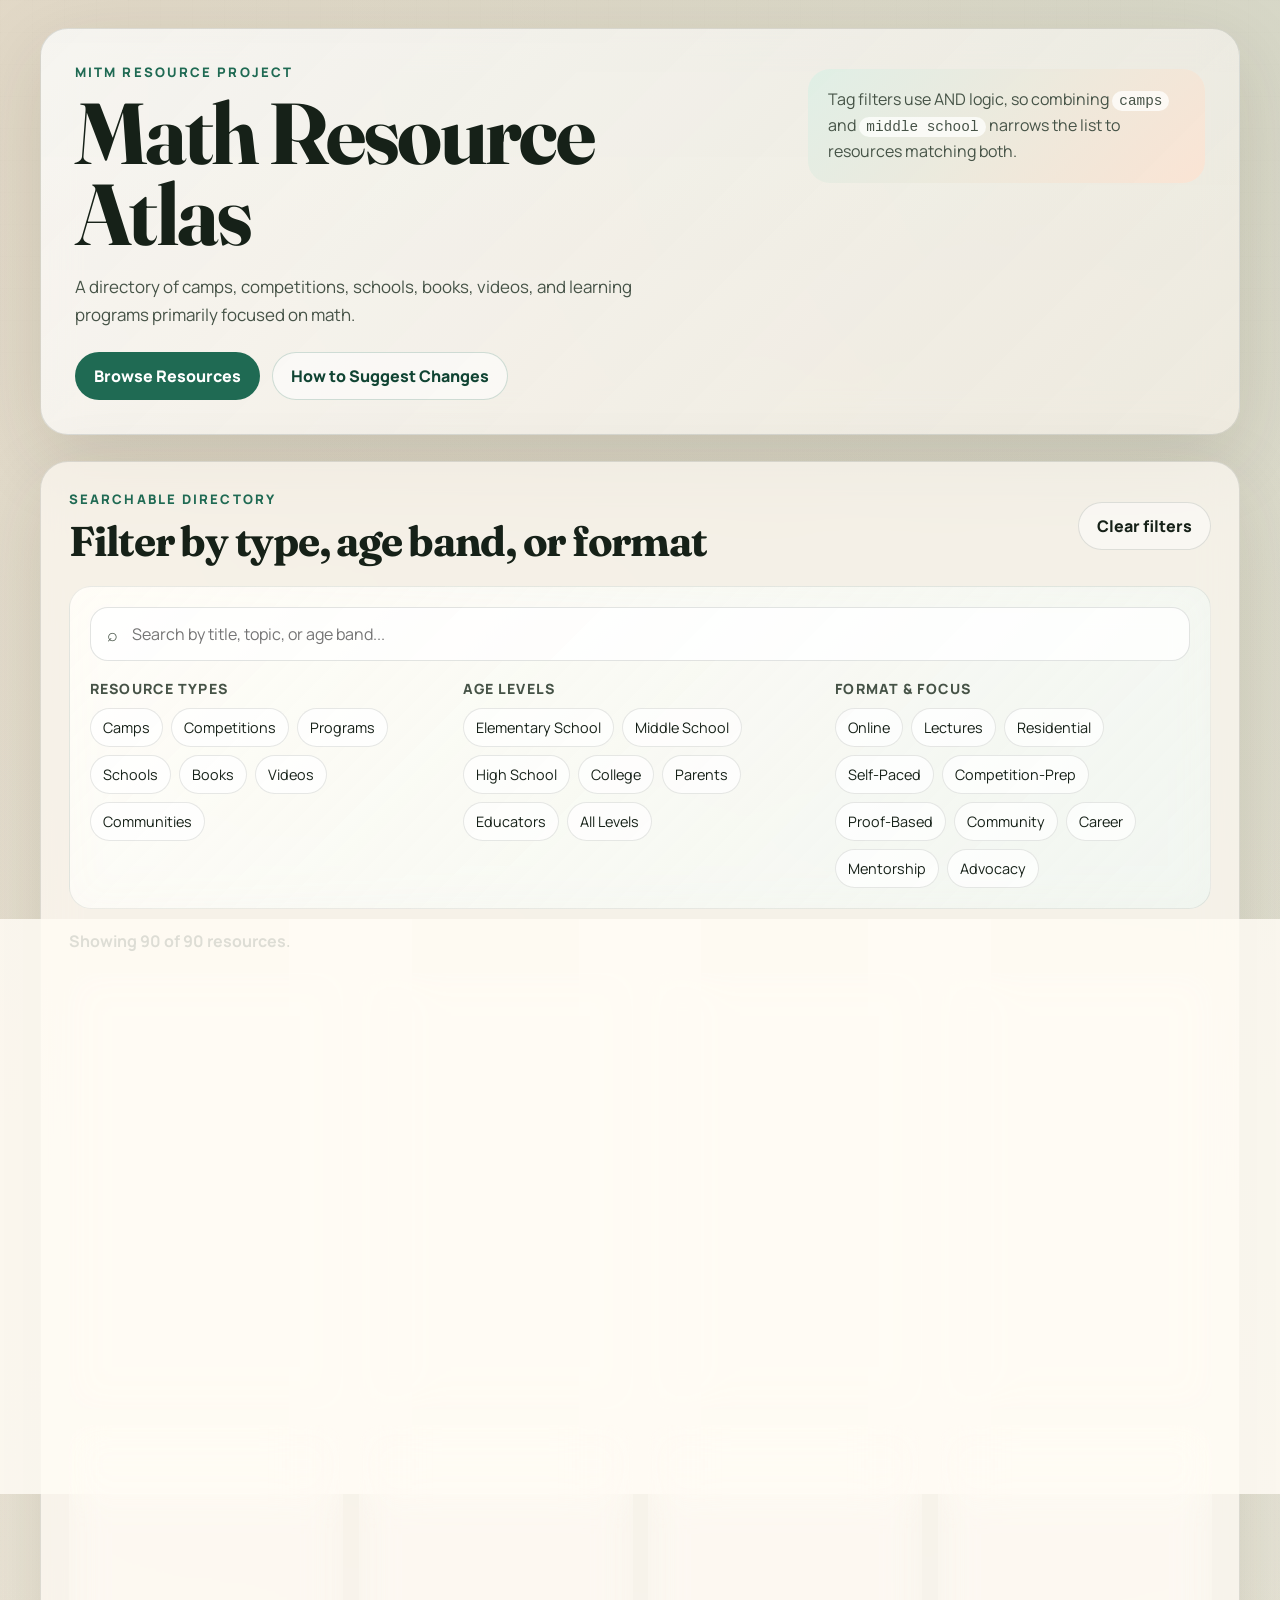
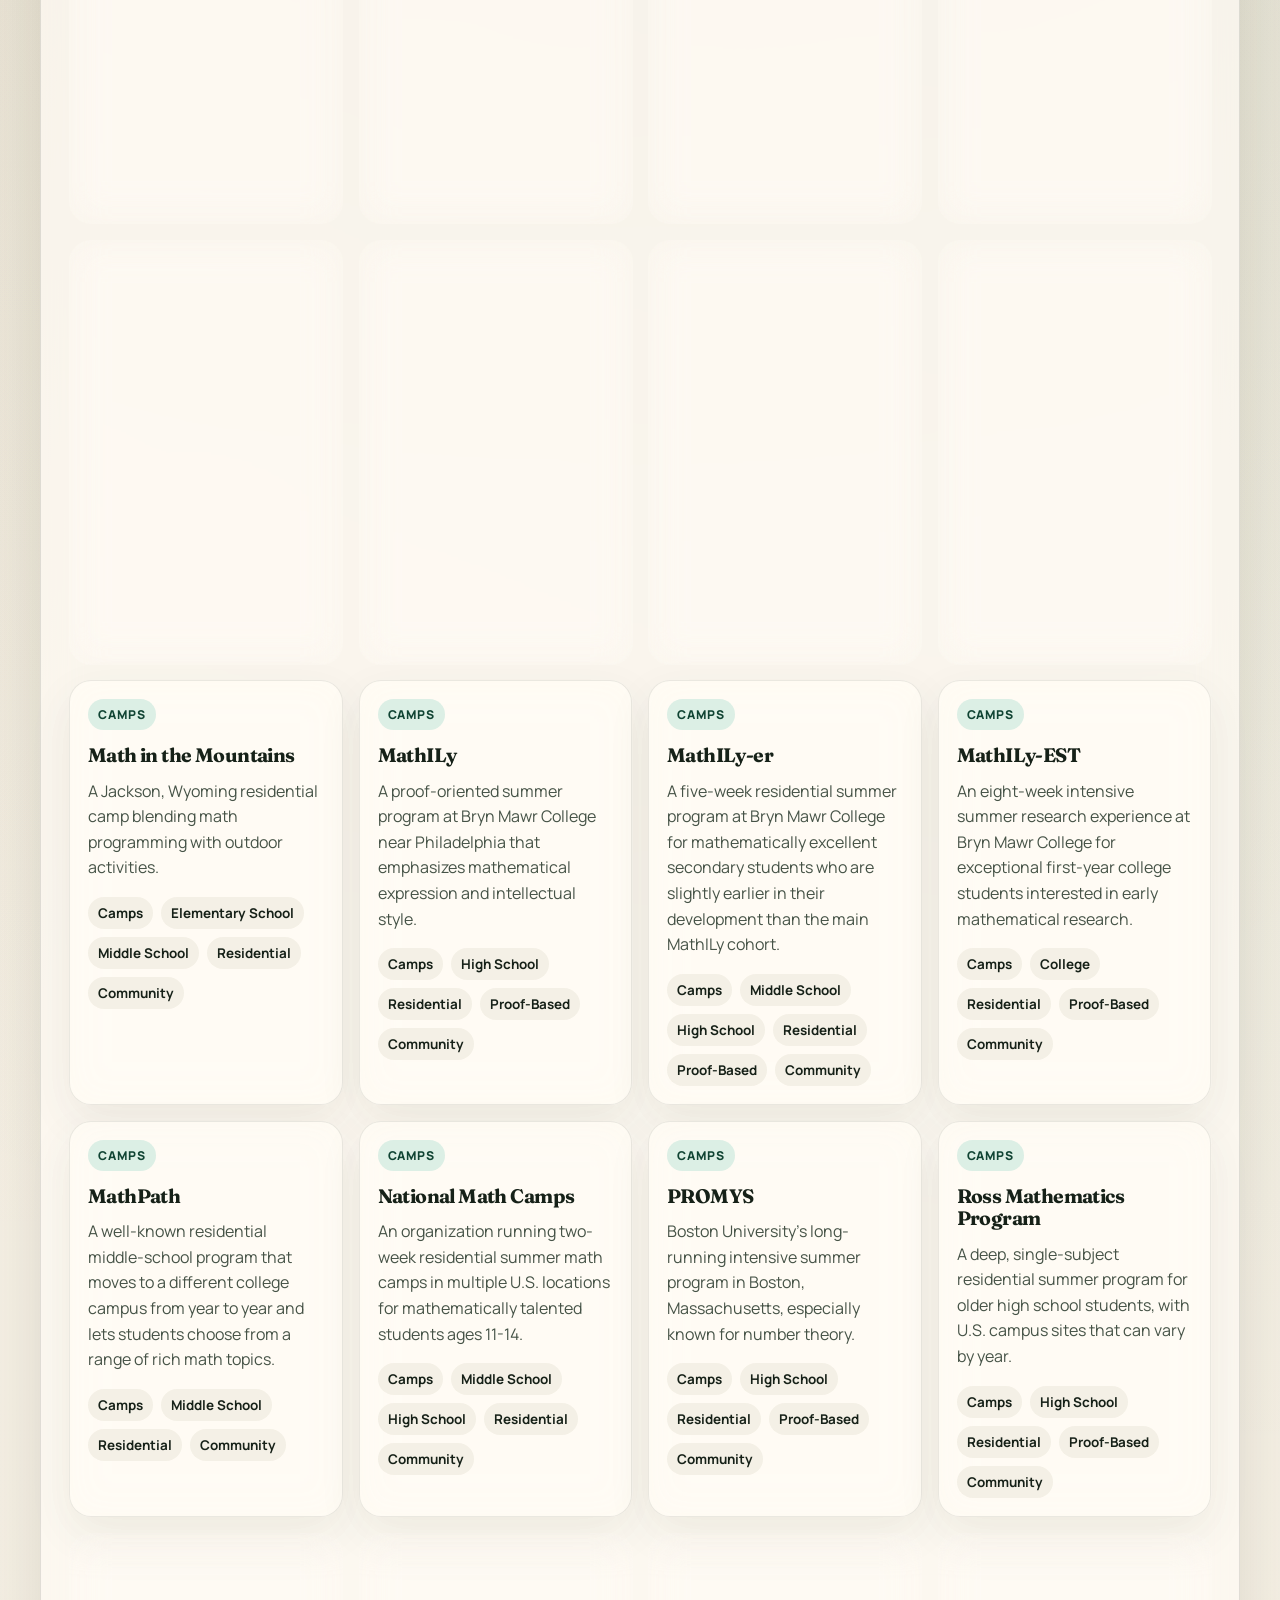
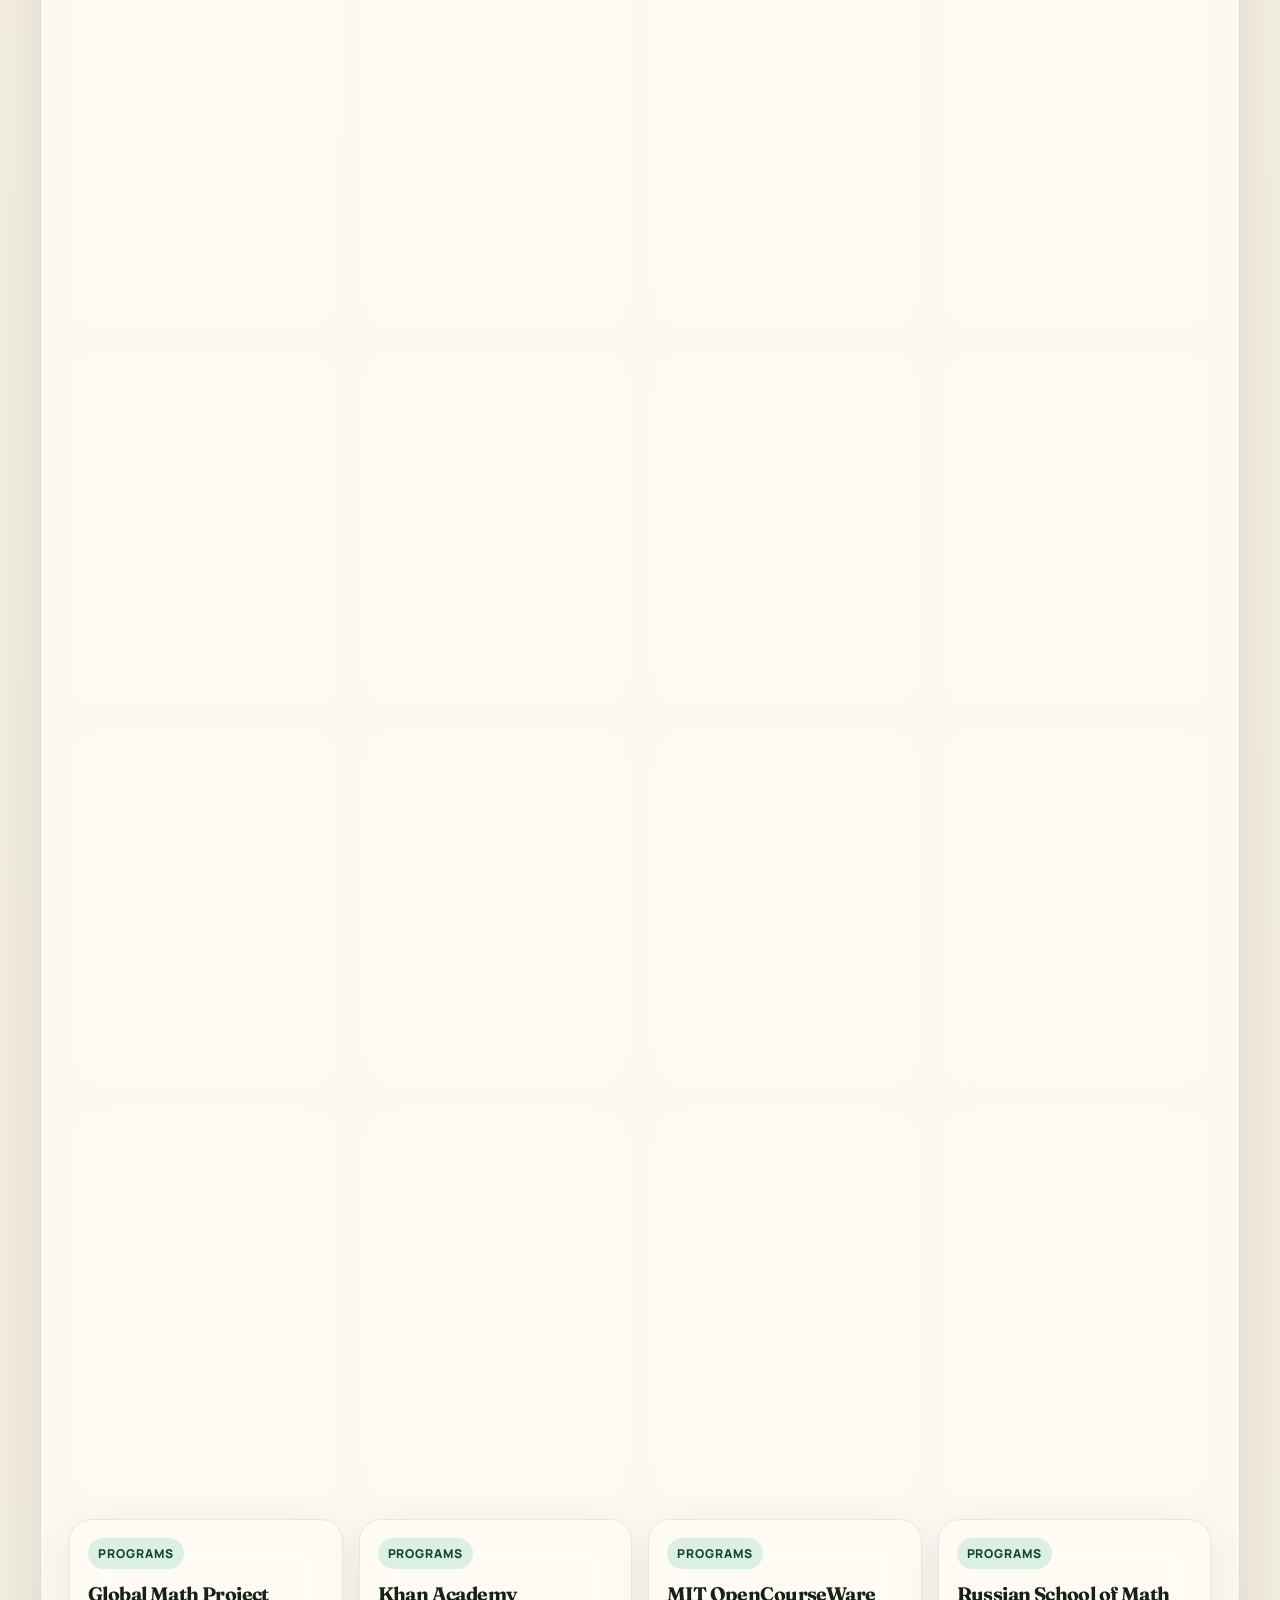
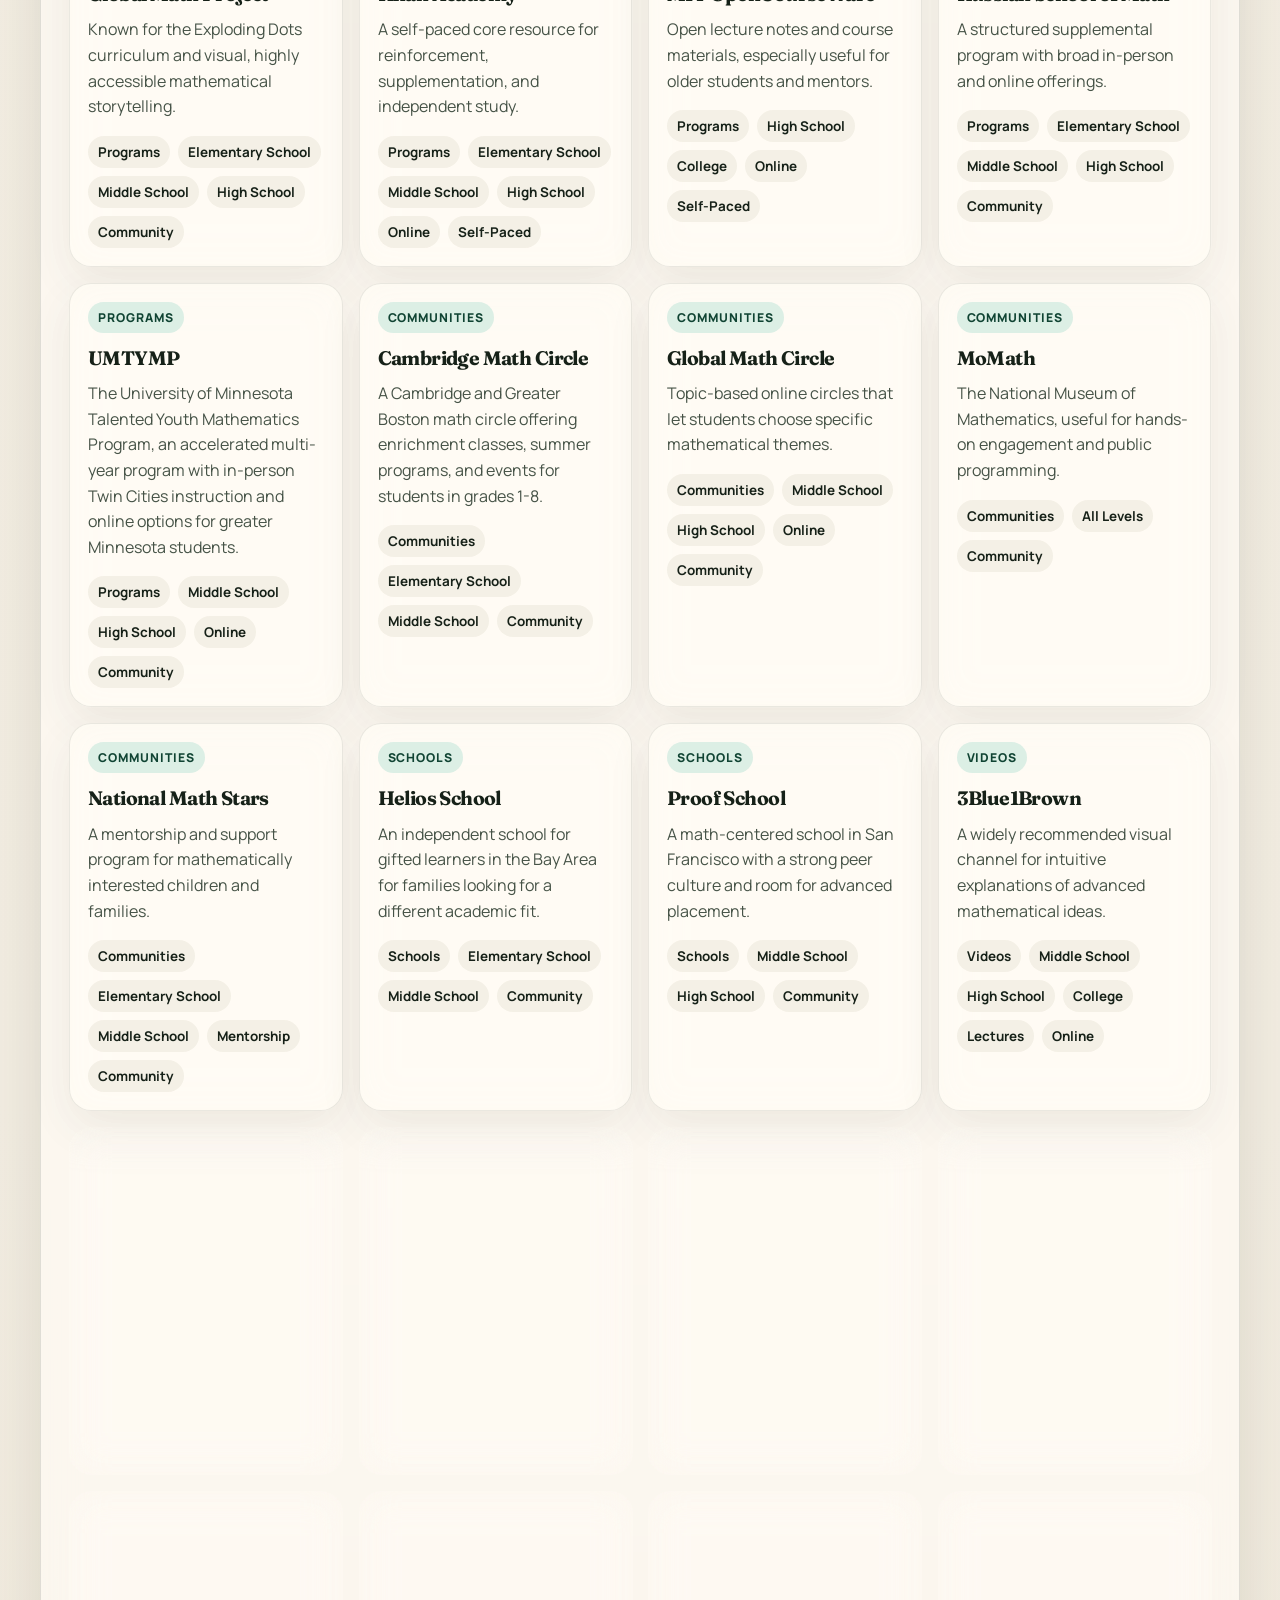
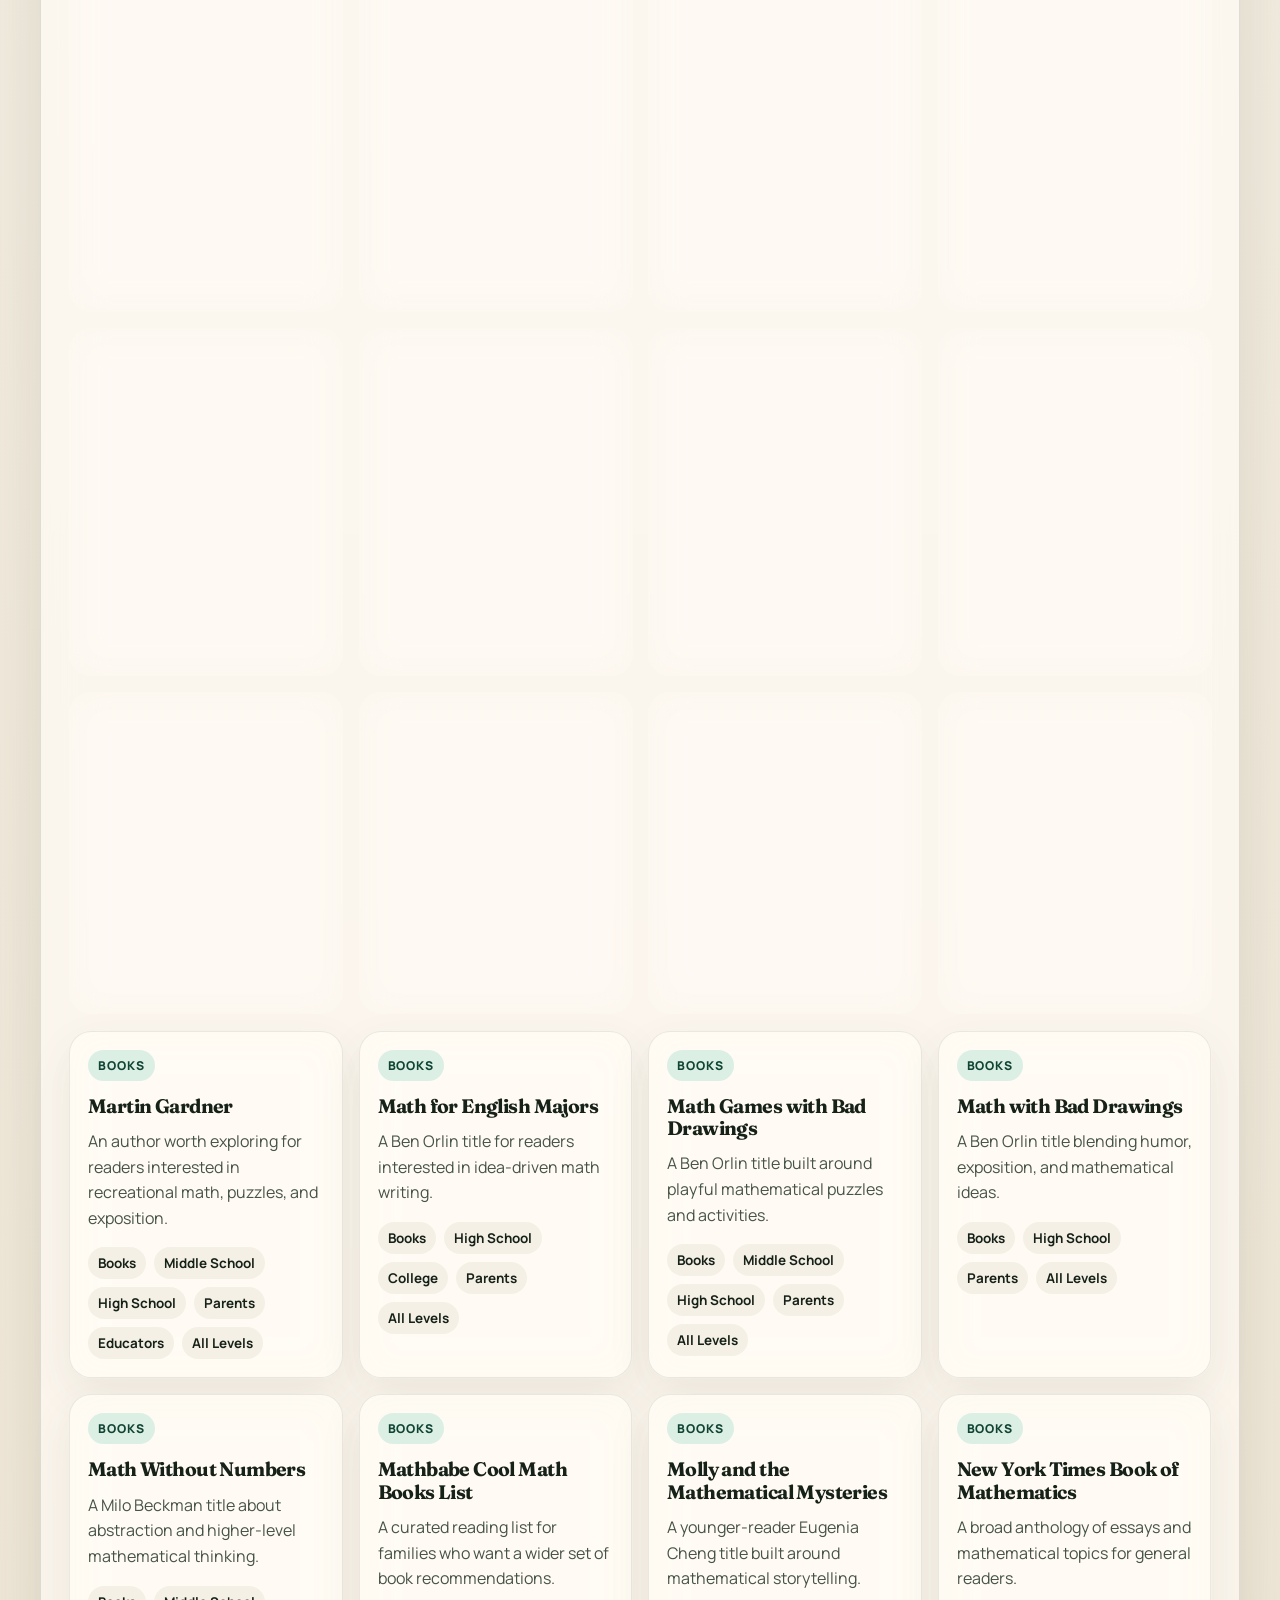
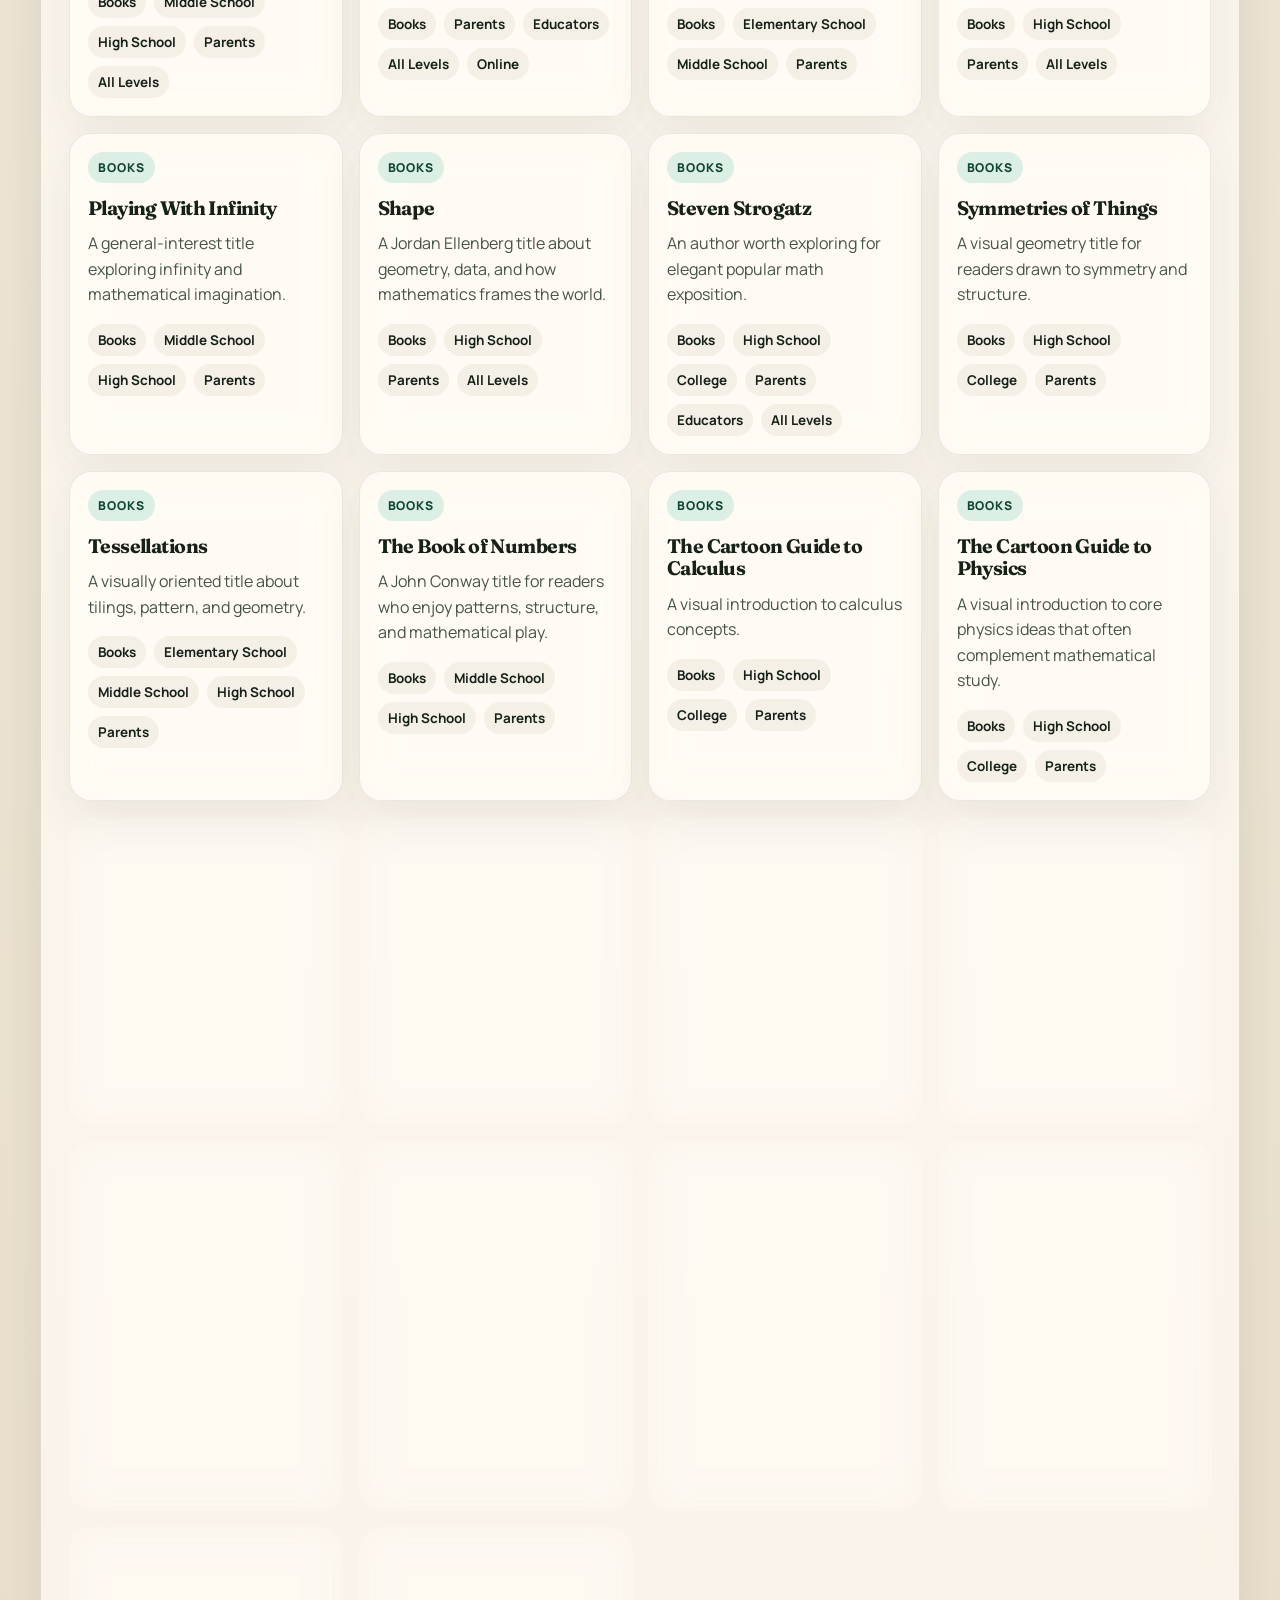
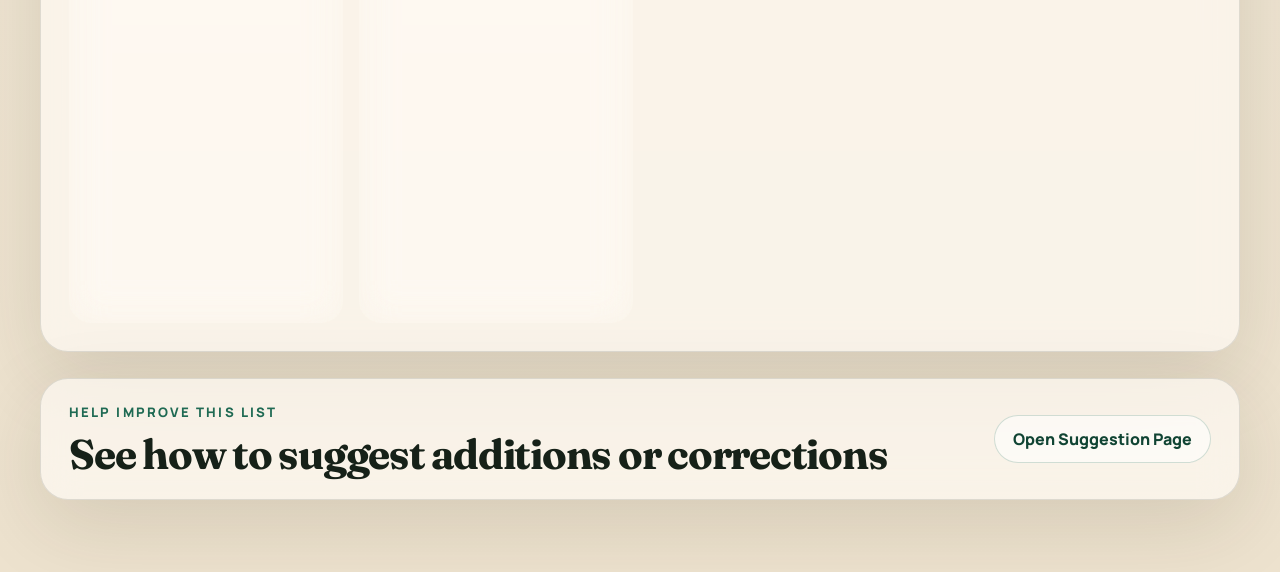
<file: index.html>
<!doctype html>
<html lang="en">
  <head>
    <meta charset="UTF-8" />
    <meta name="viewport" content="width=device-width, initial-scale=1.0" />
    <title>MITM Math Resource Atlas</title>
    <meta
      name="description"
      content="A directory of camps, competitions, schools, books, videos, and learning programs primarily focused on math."
    />
    <link
      rel="icon"
      href="data:image/svg+xml,%3Csvg xmlns='http://www.w3.org/2000/svg' viewBox='0 0 64 64'%3E%3Crect width='64' height='64' rx='16' fill='%231f6a53'/%3E%3Cpath d='M18 46V18h6l8 18 8-18h6v28h-5V28l-7 15h-4l-7-15v18z' fill='%23fff7ef'/%3E%3C/svg%3E"
    />
    <link rel="preconnect" href="https://fonts.googleapis.com" />
    <link rel="preconnect" href="https://fonts.gstatic.com" crossorigin />
    <link
      href="https://fonts.googleapis.com/css2?family=Fraunces:opsz,wght@9..144,600;9..144,700&family=Manrope:wght@400;500;700;800&display=swap"
      rel="stylesheet"
    />
    <link rel="stylesheet" href="./styles.css" />
  </head>
  <body>
    <div class="page-shell">
      <header class="hero">
        <div class="hero-copy">
          <p class="eyebrow">MITM Resource Project</p>
          <h1>Math Resource Atlas</h1>
          <p class="lede">
            A directory of camps, competitions, schools, books, videos, and
            learning programs primarily focused on math.
          </p>
          <div class="hero-actions">
            <a class="button button-primary" href="#directory">
              Browse Resources
            </a>
            <a class="button button-secondary" href="./suggest-changes.html">
              How to Suggest Changes
            </a>
          </div>
        </div>
        <div class="hero-panel">
          <p class="panel-note">
            Tag filters use AND logic, so combining
            <code>camps</code> and <code>middle school</code> narrows the list
            to resources matching both.
          </p>
        </div>
      </header>

      <main>
        <section id="directory" class="directory-section">
          <div class="section-heading directory-heading">
            <div>
              <p class="eyebrow">Searchable Directory</p>
              <h2>Filter by type, age band, or format</h2>
            </div>
            <button id="clear-filters" class="button button-tertiary" type="button">
              Clear filters
            </button>
          </div>

          <div class="control-panel">
            <label class="search-wrap" for="search-input">
              <span class="search-icon" aria-hidden="true">⌕</span>
              <input
                id="search-input"
                type="search"
                placeholder="Search by title, topic, or age band..."
                autocomplete="off"
              />
            </label>

            <div class="filter-columns">
              <div class="filter-group">
                <h3>Resource Types</h3>
                <div id="type-filters" class="chip-row"></div>
              </div>
              <div class="filter-group">
                <h3>Age Levels</h3>
                <div id="age-filters" class="chip-row"></div>
              </div>
              <div class="filter-group">
                <h3>Format & Focus</h3>
                <div id="focus-filters" class="chip-row"></div>
              </div>
            </div>
          </div>

          <div class="results-bar">
            <p id="results-copy">Loading resources...</p>
          </div>

          <div id="resource-grid" class="resource-grid" aria-live="polite"></div>
          <div id="empty-state" class="empty-state" hidden>
            <h3>No resources match the current filters.</h3>
            <p>Try clearing a tag or broadening the search terms.</p>
          </div>
        </section>

        <section class="directory-section cta-section">
          <div class="section-heading cta-heading">
            <div>
              <p class="eyebrow">Help Improve This List</p>
              <h2>See how to suggest additions or corrections</h2>
            </div>
            <a class="button button-secondary" href="./suggest-changes.html">
              Open Suggestion Page
            </a>
          </div>
        </section>
      </main>
    </div>

    <script defer src="./resources.js"></script>
    <script defer src="./app.js"></script>
  </body>
</html>
</file>
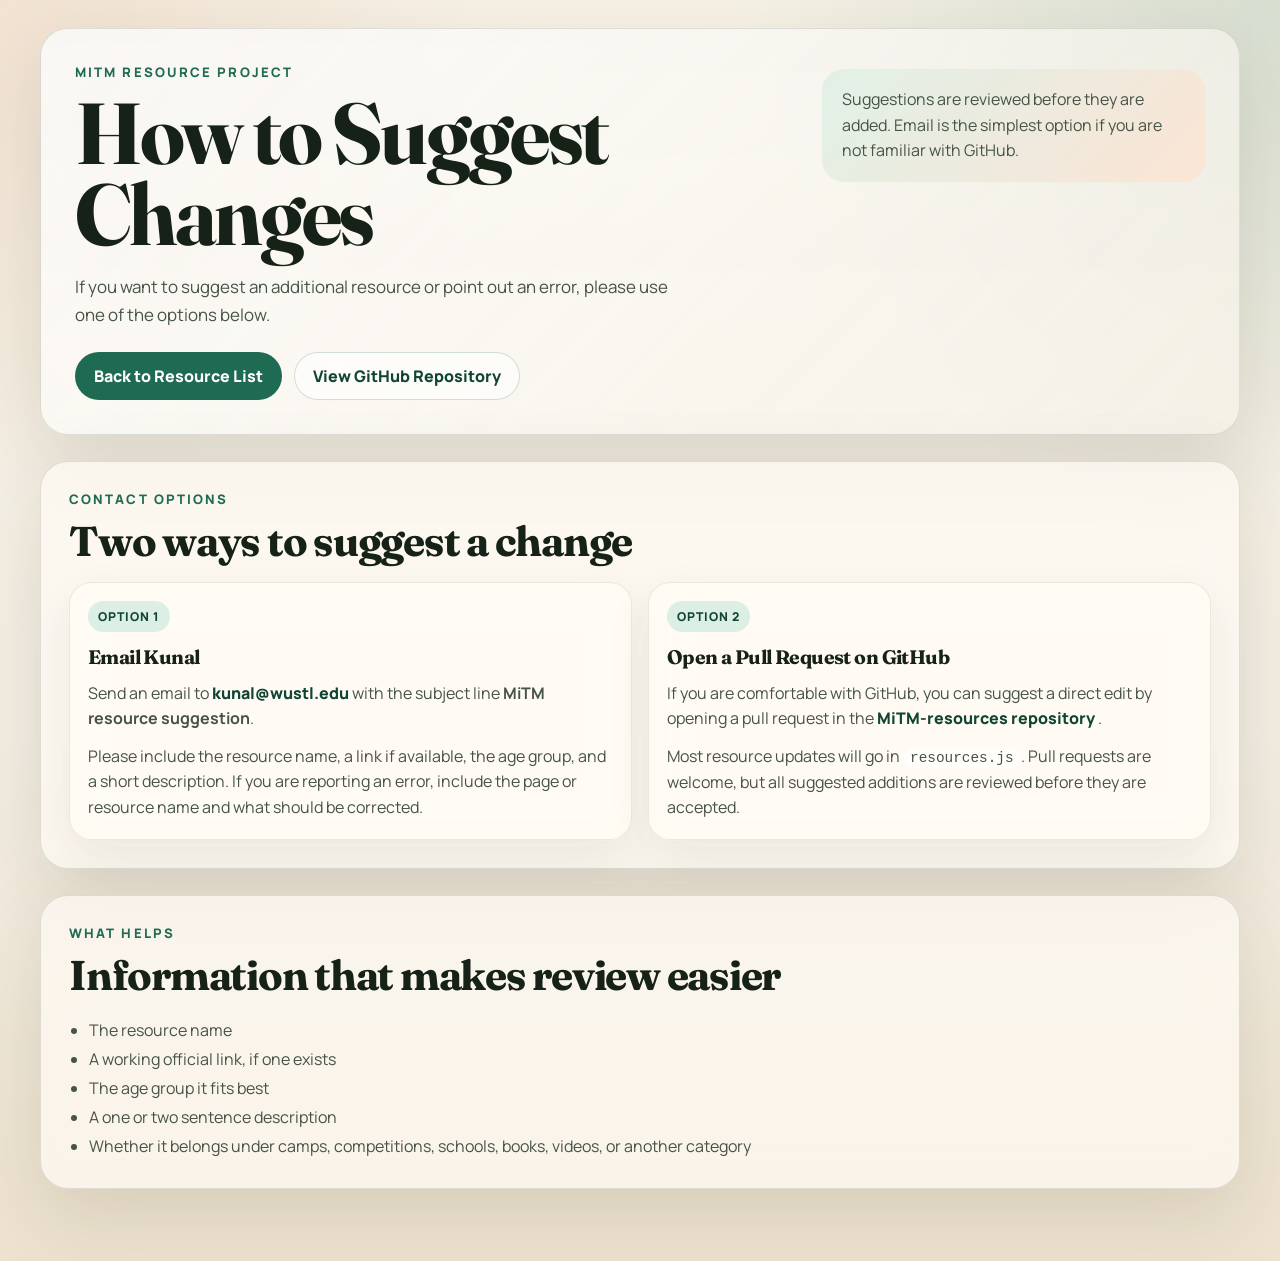
<file: suggest-changes.html>
<!doctype html>
<html lang="en">
  <head>
    <meta charset="UTF-8" />
    <meta name="viewport" content="width=device-width, initial-scale=1.0" />
    <title>How to Suggest Changes | MITM Math Resource Atlas</title>
    <meta
      name="description"
      content="How to suggest additional resources or report errors for the MITM Math Resource Atlas."
    />
    <link
      rel="icon"
      href="data:image/svg+xml,%3Csvg xmlns='http://www.w3.org/2000/svg' viewBox='0 0 64 64'%3E%3Crect width='64' height='64' rx='16' fill='%231f6a53'/%3E%3Cpath d='M18 46V18h6l8 18 8-18h6v28h-5V28l-7 15h-4l-7-15v18z' fill='%23fff7ef'/%3E%3C/svg%3E"
    />
    <link rel="preconnect" href="https://fonts.googleapis.com" />
    <link rel="preconnect" href="https://fonts.gstatic.com" crossorigin />
    <link
      href="https://fonts.googleapis.com/css2?family=Fraunces:opsz,wght@9..144,600;9..144,700&family=Manrope:wght@400;500;700;800&display=swap"
      rel="stylesheet"
    />
    <link rel="stylesheet" href="./styles.css" />
  </head>
  <body>
    <div class="page-shell">
      <header class="hero hero-single">
        <div class="hero-copy">
          <p class="eyebrow">MITM Resource Project</p>
          <h1>How to Suggest Changes</h1>
          <p class="lede">
            If you want to suggest an additional resource or point out an
            error, please use one of the options below.
          </p>
          <div class="hero-actions">
            <a class="button button-primary" href="./index.html">
              Back to Resource List
            </a>
            <a class="button button-secondary" href="https://github.com/kunalagrawal79/MiTM-resources">
              View GitHub Repository
            </a>
          </div>
        </div>
        <div class="hero-panel">
          <p class="panel-note">
            Suggestions are reviewed before they are added. Email is the
            simplest option if you are not familiar with GitHub.
          </p>
        </div>
      </header>

      <main>
        <section class="directory-section">
          <div class="section-heading">
            <div>
              <p class="eyebrow">Contact Options</p>
              <h2>Two ways to suggest a change</h2>
            </div>
          </div>

          <div class="suggestion-grid">
            <article class="resource-card suggestion-card">
              <div class="card-head">
                <span class="category-pill">Option 1</span>
              </div>
              <h3>Email Kunal</h3>
              <p class="card-description">
                Send an email to
                <a
                  class="inline-link"
                  href="mailto:kunal@wustl.edu?subject=MiTM%20resource%20suggestion"
                >
                  kunal@wustl.edu
                </a>
                with the subject line
                <strong>MiTM resource suggestion</strong>.
              </p>
              <p class="card-description">
                Please include the resource name, a link if available, the age
                group, and a short description. If you are reporting an error,
                include the page or resource name and what should be corrected.
              </p>
            </article>

            <article class="resource-card suggestion-card">
              <div class="card-head">
                <span class="category-pill">Option 2</span>
              </div>
              <h3>Open a Pull Request on GitHub</h3>
              <p class="card-description">
                If you are comfortable with GitHub, you can suggest a direct
                edit by opening a pull request in the
                <a
                  class="inline-link"
                  href="https://github.com/kunalagrawal79/MiTM-resources"
                >
                  MiTM-resources repository
                </a>.
              </p>
              <p class="card-description">
                Most resource updates will go in <code>resources.js</code>.
                Pull requests are welcome, but all suggested additions are
                reviewed before they are accepted.
              </p>
            </article>
          </div>
        </section>

        <section class="directory-section">
          <div class="section-heading">
            <div>
              <p class="eyebrow">What Helps</p>
              <h2>Information that makes review easier</h2>
            </div>
          </div>
          <ul class="guidance-list">
            <li>The resource name</li>
            <li>A working official link, if one exists</li>
            <li>The age group it fits best</li>
            <li>A one or two sentence description</li>
            <li>Whether it belongs under camps, competitions, schools, books, videos, or another category</li>
          </ul>
        </section>
      </main>
    </div>
  </body>
</html>
</file>
<file: styles.css>
:root {
  --bg: #f4efe4;
  --bg-strong: #efe6d6;
  --paper: rgba(255, 252, 245, 0.82);
  --ink: #162118;
  --ink-soft: #465347;
  --line: rgba(22, 33, 24, 0.12);
  --accent: #1f6a53;
  --accent-strong: #104433;
  --accent-soft: #dcefe5;
  --sun: #c96e3b;
  --sun-soft: #fde2d1;
  --shadow: 0 24px 80px rgba(47, 37, 17, 0.13);
  --radius-xl: 28px;
  --radius-lg: 22px;
  --radius-md: 16px;
  --radius-sm: 999px;
}

* {
  box-sizing: border-box;
}

html {
  scroll-behavior: smooth;
}

body {
  margin: 0;
  min-height: 100vh;
  color: var(--ink);
  font-family: "Manrope", sans-serif;
  background:
    radial-gradient(circle at top left, rgba(201, 110, 59, 0.12), transparent 28%),
    radial-gradient(circle at top right, rgba(31, 106, 83, 0.15), transparent 30%),
    linear-gradient(180deg, #f8f3e7 0%, var(--bg) 58%, #ede2ce 100%);
}

body::before {
  content: "";
  position: fixed;
  inset: 0;
  pointer-events: none;
  opacity: 0.35;
  background-image:
    linear-gradient(rgba(22, 33, 24, 0.025) 1px, transparent 1px),
    linear-gradient(90deg, rgba(22, 33, 24, 0.025) 1px, transparent 1px);
  background-size: 32px 32px;
  mask-image: linear-gradient(180deg, rgba(0, 0, 0, 0.75), transparent 92%);
}

.page-shell {
  width: min(1200px, calc(100% - 2rem));
  margin: 0 auto;
  padding: 28px 0 72px;
}

.hero,
.source-section,
.directory-section,
.control-panel,
.resource-card,
.source-card,
.stat-card {
  backdrop-filter: blur(18px);
}

.hero {
  display: grid;
  grid-template-columns: minmax(0, 1.6fr) minmax(300px, 0.9fr);
  gap: 28px;
  align-items: stretch;
  padding: 34px;
  border: 1px solid var(--line);
  border-radius: var(--radius-xl);
  background:
    linear-gradient(135deg, rgba(255, 255, 255, 0.75), rgba(247, 242, 233, 0.68)),
    linear-gradient(180deg, rgba(31, 106, 83, 0.04), transparent 70%);
  box-shadow: var(--shadow);
  animation: lift-in 520ms ease-out both;
}

.hero-single {
  grid-template-columns: minmax(0, 1.5fr) minmax(280px, 0.8fr);
}

.hero-copy h1,
.section-heading h2,
.resource-card h3,
.source-card h3,
.empty-state h3 {
  margin: 0;
  font-family: "Fraunces", serif;
  letter-spacing: -0.03em;
}

.hero-copy h1 {
  max-width: 12ch;
  font-size: clamp(2.8rem, 8vw, 5.4rem);
  line-height: 0.94;
}

.eyebrow {
  margin: 0 0 12px;
  font-size: 0.82rem;
  font-weight: 800;
  letter-spacing: 0.16em;
  text-transform: uppercase;
  color: var(--accent);
}

.lede,
.section-copy,
.panel-note,
.card-description,
.card-note,
.source-card p,
.empty-state p,
.results-bar p {
  color: var(--ink-soft);
  line-height: 1.6;
}

.hero-copy .lede {
  max-width: 62ch;
  margin: 18px 0 0;
  font-size: 1.06rem;
}

.hero-actions {
  display: flex;
  flex-wrap: wrap;
  gap: 12px;
  margin-top: 24px;
}

.button {
  display: inline-flex;
  align-items: center;
  justify-content: center;
  gap: 8px;
  padding: 12px 18px;
  border-radius: var(--radius-sm);
  border: 1px solid transparent;
  font: inherit;
  font-weight: 800;
  text-decoration: none;
  cursor: pointer;
  transition:
    transform 180ms ease,
    background-color 180ms ease,
    border-color 180ms ease,
    color 180ms ease;
}

.button:hover {
  transform: translateY(-1px);
}

.button-primary {
  color: #fff;
  background: var(--accent);
}

.button-primary:hover {
  background: var(--accent-strong);
}

.button-secondary {
  color: var(--accent-strong);
  border-color: rgba(31, 106, 83, 0.2);
  background: rgba(255, 255, 255, 0.54);
}

.button-secondary:hover,
.button-tertiary:hover {
  border-color: rgba(31, 106, 83, 0.35);
  background: rgba(220, 239, 229, 0.7);
}

.button-tertiary {
  color: var(--ink);
  border-color: var(--line);
  background: rgba(255, 255, 255, 0.48);
}

.hero-panel {
  display: grid;
  grid-template-columns: repeat(2, minmax(0, 1fr));
  gap: 14px;
  align-content: start;
}

.stat-card {
  padding: 18px;
  border: 1px solid rgba(22, 33, 24, 0.09);
  border-radius: var(--radius-lg);
  background: rgba(255, 251, 246, 0.75);
}

.stat-card strong {
  display: block;
  margin-top: 10px;
  font-size: 2rem;
  line-height: 1;
}

.stat-label {
  font-size: 0.82rem;
  font-weight: 800;
  letter-spacing: 0.08em;
  text-transform: uppercase;
  color: var(--ink-soft);
}

.panel-note {
  margin: 6px 0 0;
  padding: 18px 20px;
  grid-column: 1 / -1;
  border-radius: var(--radius-lg);
  background: linear-gradient(135deg, rgba(220, 239, 229, 0.84), rgba(253, 226, 209, 0.82));
}

code {
  padding: 2px 7px;
  border-radius: 999px;
  background: rgba(255, 255, 255, 0.72);
  font-family: ui-monospace, SFMono-Regular, Menlo, Consolas, monospace;
  font-size: 0.9em;
}

main {
  display: grid;
  gap: 26px;
  margin-top: 26px;
}

.source-section,
.directory-section {
  padding: 28px;
  border: 1px solid var(--line);
  border-radius: var(--radius-xl);
  background: rgba(255, 251, 245, 0.68);
  box-shadow: var(--shadow);
}

.section-heading {
  display: flex;
  justify-content: space-between;
  gap: 18px;
  align-items: end;
}

.section-heading h2 {
  font-size: clamp(1.8rem, 4vw, 2.6rem);
  line-height: 1.02;
}

.section-copy {
  max-width: 44ch;
  margin: 0;
}

.source-grid {
  display: grid;
  grid-template-columns: repeat(auto-fit, minmax(220px, 1fr));
  gap: 16px;
  margin-top: 22px;
}

.source-card,
.resource-card {
  border: 1px solid rgba(22, 33, 24, 0.09);
  border-radius: var(--radius-lg);
  background: var(--paper);
  box-shadow: 0 16px 46px rgba(47, 37, 17, 0.07);
}

.source-card {
  padding: 20px;
}

.source-card .card-kicker {
  margin: 0 0 10px;
  font-size: 0.75rem;
  font-weight: 800;
  letter-spacing: 0.1em;
  text-transform: uppercase;
  color: var(--sun);
}

.source-card h3 {
  font-size: 1.18rem;
  margin-bottom: 10px;
}

.source-card a,
.card-link {
  color: var(--accent-strong);
  font-weight: 800;
  text-decoration: none;
}

.source-card a:hover,
.card-link:hover {
  text-decoration: underline;
}

.directory-heading {
  align-items: center;
}

.control-panel {
  margin-top: 24px;
  padding: 20px;
  border-radius: var(--radius-lg);
  border: 1px solid rgba(22, 33, 24, 0.08);
  background: linear-gradient(135deg, rgba(255, 253, 248, 0.9), rgba(236, 245, 240, 0.66));
}

.search-wrap {
  display: flex;
  align-items: center;
  gap: 12px;
  padding: 14px 16px;
  border-radius: 18px;
  border: 1px solid rgba(22, 33, 24, 0.12);
  background: rgba(255, 255, 255, 0.82);
  transition: border-color 180ms ease, box-shadow 180ms ease;
}

.search-wrap:focus-within {
  border-color: rgba(31, 106, 83, 0.46);
  box-shadow: 0 0 0 4px rgba(31, 106, 83, 0.1);
}

.search-icon {
  font-size: 1.1rem;
  color: var(--ink-soft);
}

.search-wrap input {
  width: 100%;
  border: 0;
  outline: 0;
  color: var(--ink);
  font: inherit;
  background: transparent;
}

.filter-columns {
  display: grid;
  grid-template-columns: repeat(3, minmax(0, 1fr));
  gap: 18px;
  margin-top: 18px;
}

.filter-group h3 {
  margin: 0 0 10px;
  font-size: 0.88rem;
  font-weight: 800;
  letter-spacing: 0.08em;
  text-transform: uppercase;
  color: var(--ink-soft);
}

.chip-row {
  display: flex;
  flex-wrap: wrap;
  gap: 8px;
}

.chip-button,
.tag-pill,
.source-pill,
.category-pill {
  border-radius: var(--radius-sm);
}

.chip-button {
  border: 1px solid rgba(22, 33, 24, 0.1);
  padding: 9px 12px;
  color: var(--ink);
  background: rgba(255, 255, 255, 0.72);
  font: inherit;
  font-size: 0.9rem;
  cursor: pointer;
  transition:
    transform 160ms ease,
    background-color 160ms ease,
    border-color 160ms ease,
    color 160ms ease;
}

.chip-button:hover {
  transform: translateY(-1px);
  border-color: rgba(31, 106, 83, 0.3);
}

.chip-button.is-active {
  color: #fff;
  border-color: var(--accent);
  background: linear-gradient(135deg, var(--accent), #2d8f6d);
}

.results-bar {
  margin-top: 20px;
}

.results-bar p {
  margin: 0;
  font-weight: 700;
}

.resource-grid {
  display: grid;
  grid-template-columns: repeat(auto-fit, minmax(260px, 1fr));
  gap: 16px;
  margin-top: 18px;
}

.suggestion-grid {
  display: grid;
  grid-template-columns: repeat(auto-fit, minmax(280px, 1fr));
  gap: 16px;
  margin-top: 20px;
}

.resource-card {
  padding: 18px;
  animation: fade-up 420ms ease both;
}

.card-head,
.source-row {
  display: flex;
  flex-wrap: wrap;
  gap: 8px;
  justify-content: space-between;
  align-items: center;
}

.category-pill {
  display: inline-flex;
  align-items: center;
  padding: 7px 10px;
  font-size: 0.76rem;
  font-weight: 800;
  letter-spacing: 0.08em;
  text-transform: uppercase;
  color: var(--accent-strong);
  background: var(--accent-soft);
}

.card-link {
  font-size: 0.92rem;
}

.card-link-muted {
  color: var(--ink-soft);
  text-decoration: none;
}

.resource-card h3 {
  margin-top: 14px;
  font-size: 1.22rem;
  line-height: 1.15;
}

.resource-title-link {
  color: inherit;
  text-decoration: none;
  transition: color 180ms ease;
}

.resource-title-link:hover {
  color: var(--accent);
}

.card-description {
  margin: 12px 0 0;
}

.inline-link {
  color: var(--accent-strong);
  font-weight: 800;
  text-decoration: none;
}

.inline-link:hover {
  text-decoration: underline;
}

.guidance-list {
  margin: 20px 0 0;
  padding-left: 20px;
  color: var(--ink-soft);
  line-height: 1.8;
}

.cta-section {
  padding-top: 24px;
  padding-bottom: 24px;
}

.cta-heading {
  align-items: center;
}

.tag-list {
  display: flex;
  flex-wrap: wrap;
  gap: 8px;
  list-style: none;
  padding: 0;
  margin: 16px 0 0;
}

.tag-pill {
  padding: 7px 10px;
  font-size: 0.84rem;
  font-weight: 700;
  color: var(--ink);
  background: rgba(244, 239, 228, 0.92);
}

.source-row {
  margin-top: 16px;
  justify-content: flex-start;
}

.source-pill {
  display: inline-flex;
  align-items: center;
  padding: 6px 9px;
  font-size: 0.76rem;
  font-weight: 800;
  color: var(--sun);
  background: var(--sun-soft);
}

.empty-state {
  margin-top: 18px;
  padding: 22px;
  text-align: center;
  border-radius: var(--radius-lg);
  border: 1px dashed rgba(22, 33, 24, 0.18);
  background: rgba(255, 255, 255, 0.52);
}

@keyframes lift-in {
  from {
    opacity: 0;
    transform: translateY(16px);
  }

  to {
    opacity: 1;
    transform: translateY(0);
  }
}

@keyframes fade-up {
  from {
    opacity: 0;
    transform: translateY(10px);
  }

  to {
    opacity: 1;
    transform: translateY(0);
  }
}

@media (max-width: 920px) {
  .hero,
  .filter-columns,
  .section-heading {
    grid-template-columns: 1fr;
  }

  .hero {
    padding: 24px;
  }

  .hero-panel {
    grid-template-columns: repeat(3, minmax(0, 1fr));
  }

  .section-heading {
    align-items: start;
  }
}

@media (max-width: 720px) {
  .page-shell {
    width: min(100% - 1rem, 1200px);
    padding-top: 14px;
  }

  .hero-panel {
    grid-template-columns: 1fr;
  }

  .source-section,
  .directory-section {
    padding: 20px;
  }

  .hero-copy h1 {
    max-width: none;
  }

  .resource-grid,
  .source-grid {
    grid-template-columns: 1fr;
  }
}
</file>
